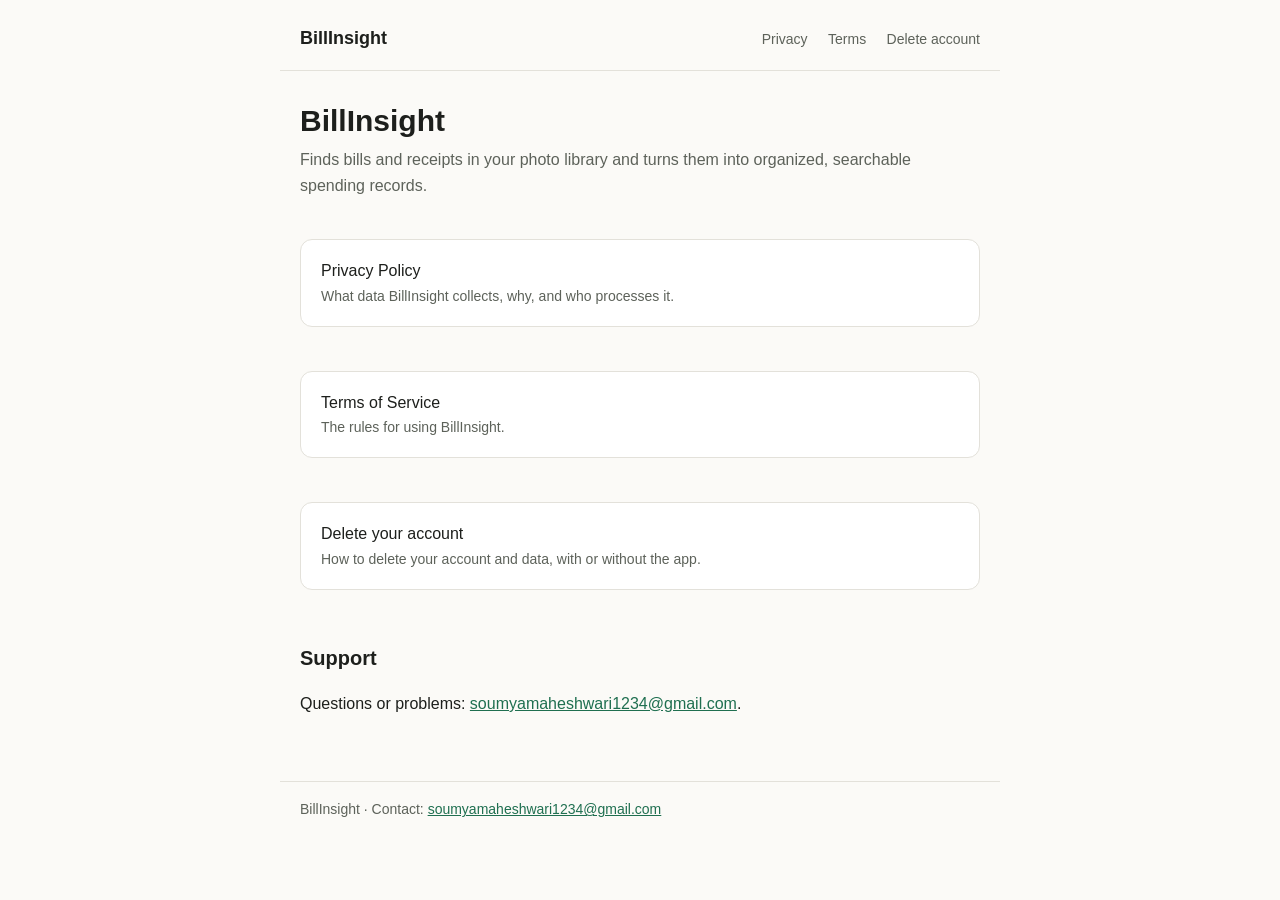
<file: index.html>
<!doctype html>
<html lang="en">
<head>
<meta charset="utf-8">
<meta name="viewport" content="width=device-width, initial-scale=1">
<title>BillInsight</title>
<meta name="description" content="BillInsight finds bills and receipts in your photos and turns them into searchable spending records.">
<link rel="stylesheet" href="./style.css">
</head>
<body>
<header>
  <a class="brand" href="./">BillInsight</a>
  <nav>
    <a href="./privacy/">Privacy</a>
    <a href="./terms/">Terms</a>
    <a href="./delete-account/">Delete account</a>
  </nav>
</header>
<main>
<h1>BillInsight</h1>
<p class="lede">Finds bills and receipts in your photo library and turns them into organized, searchable spending records.</p>
<div class="links">
  <a class="card" href="privacy/">Privacy Policy<span>What data BillInsight collects, why, and who processes it.</span></a>
  <a class="card" href="terms/">Terms of Service<span>The rules for using BillInsight.</span></a>
  <a class="card" href="delete-account/">Delete your account<span>How to delete your account and data, with or without the app.</span></a>
</div>
<h2>Support</h2>
<p>Questions or problems: <a href="mailto:soumyamaheshwari1234@gmail.com">soumyamaheshwari1234@gmail.com</a>.</p>
</main>
<footer>
  BillInsight · Contact: <a href="mailto:soumyamaheshwari1234@gmail.com">soumyamaheshwari1234@gmail.com</a>
</footer>
</body>
</html>
</file>
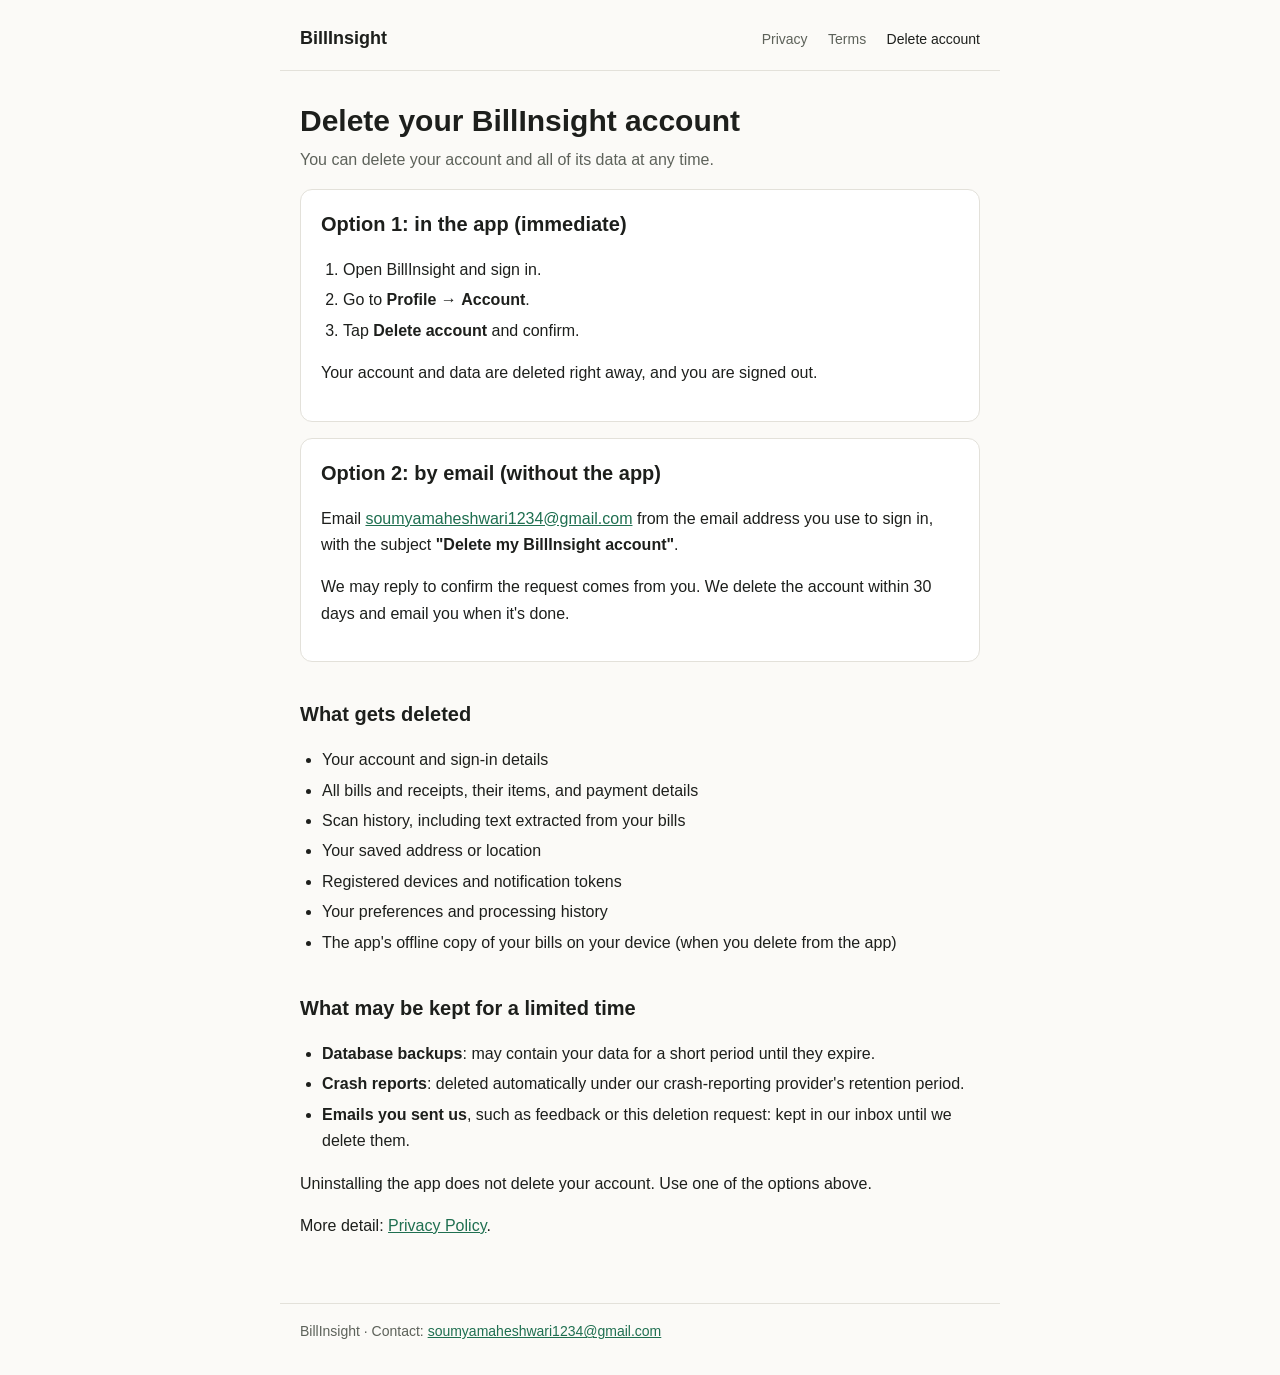
<file: delete-account/index.html>
<!doctype html>
<html lang="en">
<head>
<meta charset="utf-8">
<meta name="viewport" content="width=device-width, initial-scale=1">
<title>Delete Your Account · BillInsight</title>
<meta name="description" content="How to delete your BillInsight account and data, with or without the app.">
<link rel="stylesheet" href="../style.css">
</head>
<body>
<header>
  <a class="brand" href="../">BillInsight</a>
  <nav>
    <a href="../privacy/">Privacy</a>
    <a href="../terms/">Terms</a>
    <a href="../delete-account/" aria-current="page">Delete account</a>
  </nav>
</header>
<main>
<h1>Delete your BillInsight account</h1>
<p class="lede">You can delete your account and all of its data at any time.</p>

<div class="card">
  <h2 style="margin-top:0">Option 1: in the app (immediate)</h2>
  <ol>
    <li>Open BillInsight and sign in.</li>
    <li>Go to <strong>Profile</strong> → <strong>Account</strong>.</li>
    <li>Tap <strong>Delete account</strong> and confirm.</li>
  </ol>
  <p>Your account and data are deleted right away, and you are signed out.</p>
</div>

<div class="card">
  <h2 style="margin-top:0">Option 2: by email (without the app)</h2>
  <p>Email <a href="mailto:soumyamaheshwari1234@gmail.com?subject=Delete%20my%20BillInsight%20account">soumyamaheshwari1234@gmail.com</a> from the email address you use to sign in, with the subject <strong>"Delete my BillInsight account"</strong>.</p>
  <p>We may reply to confirm the request comes from you. We delete the account within 30 days and email you when it's done.</p>
</div>

<h2>What gets deleted</h2>
<ul>
  <li>Your account and sign-in details</li>
  <li>All bills and receipts, their items, and payment details</li>
  <li>Scan history, including text extracted from your bills</li>
  <li>Your saved address or location</li>
  <li>Registered devices and notification tokens</li>
  <li>Your preferences and processing history</li>
  <li>The app's offline copy of your bills on your device (when you delete from the app)</li>
</ul>

<h2>What may be kept for a limited time</h2>
<ul>
  <li><strong>Database backups</strong>: may contain your data for a short period until they expire.</li>
  <li><strong>Crash reports</strong>: deleted automatically under our crash-reporting provider's retention period.</li>
  <li><strong>Emails you sent us</strong>, such as feedback or this deletion request: kept in our inbox until we delete them.</li>
</ul>
<p>Uninstalling the app does not delete your account. Use one of the options above.</p>
<p>More detail: <a href="../privacy/">Privacy Policy</a>.</p>
</main>
<footer>
  BillInsight · Contact: <a href="mailto:soumyamaheshwari1234@gmail.com">soumyamaheshwari1234@gmail.com</a>
</footer>
</body>
</html>
</file>
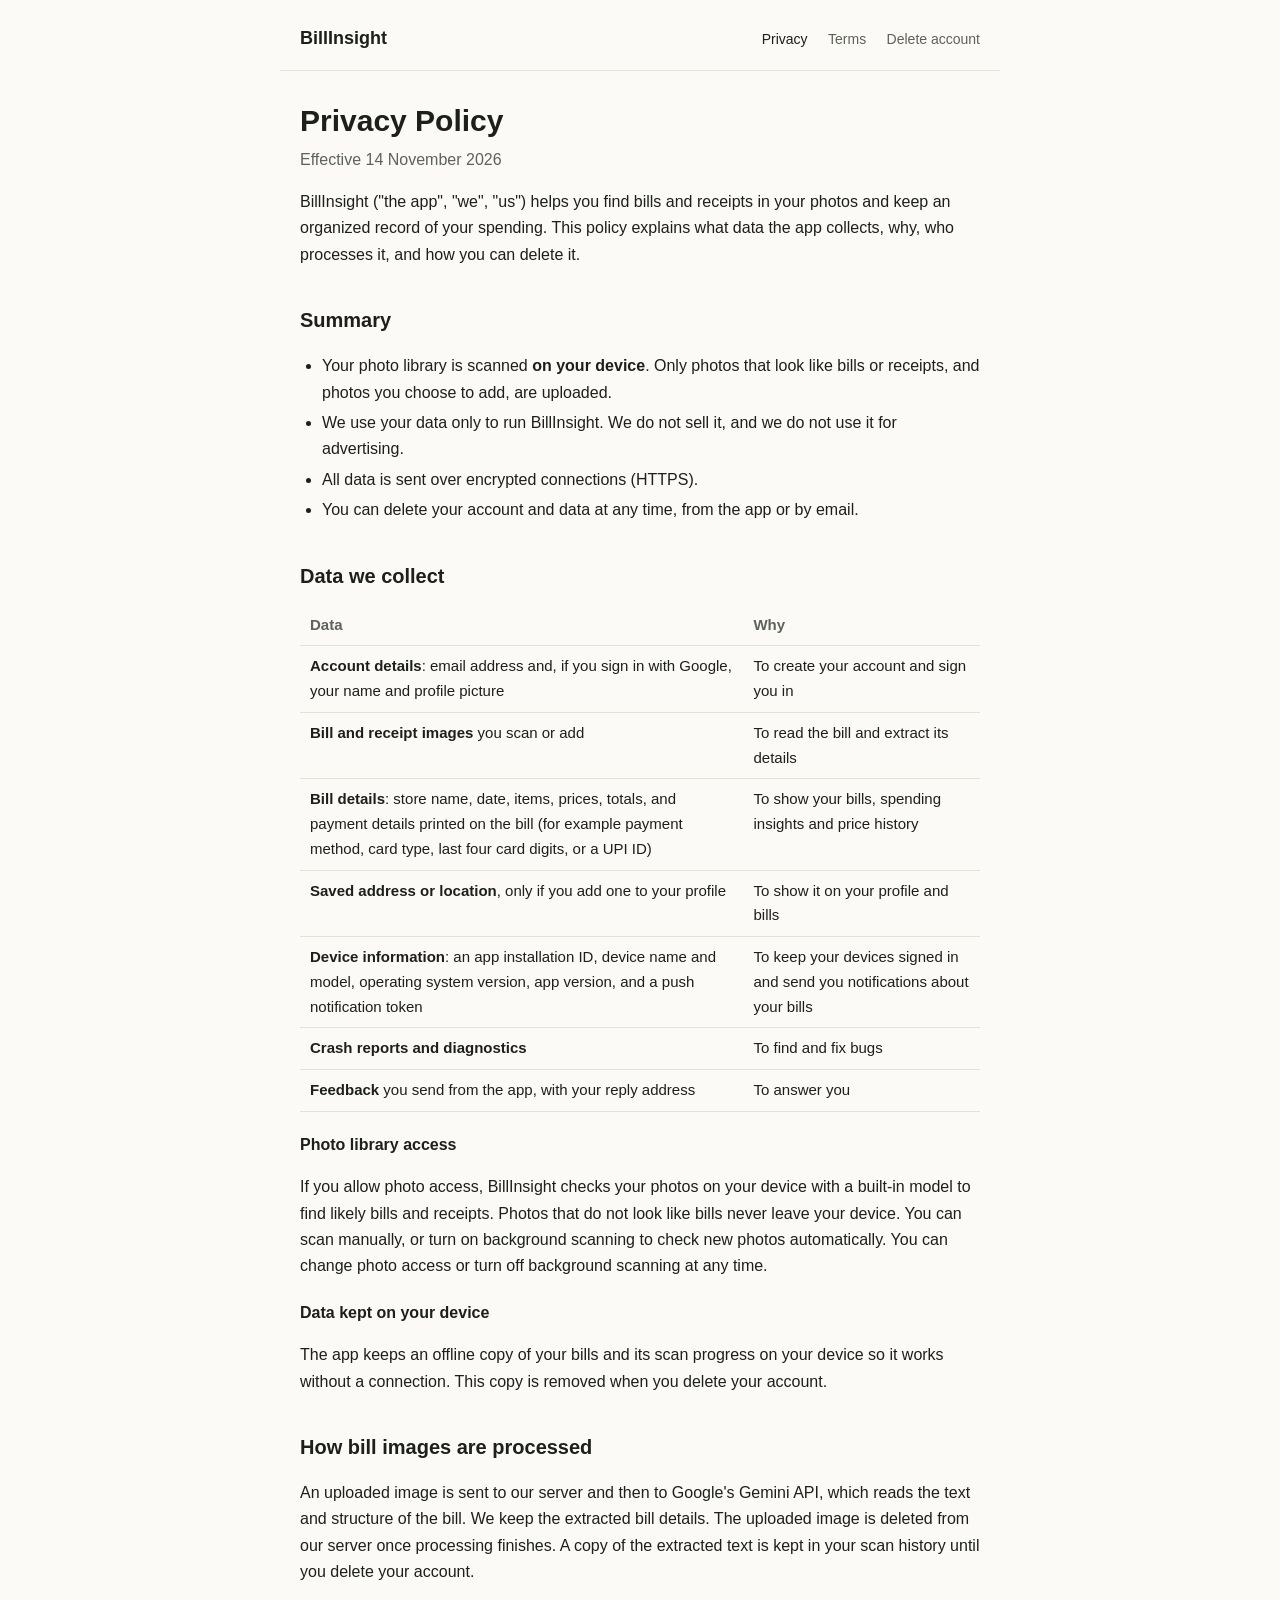
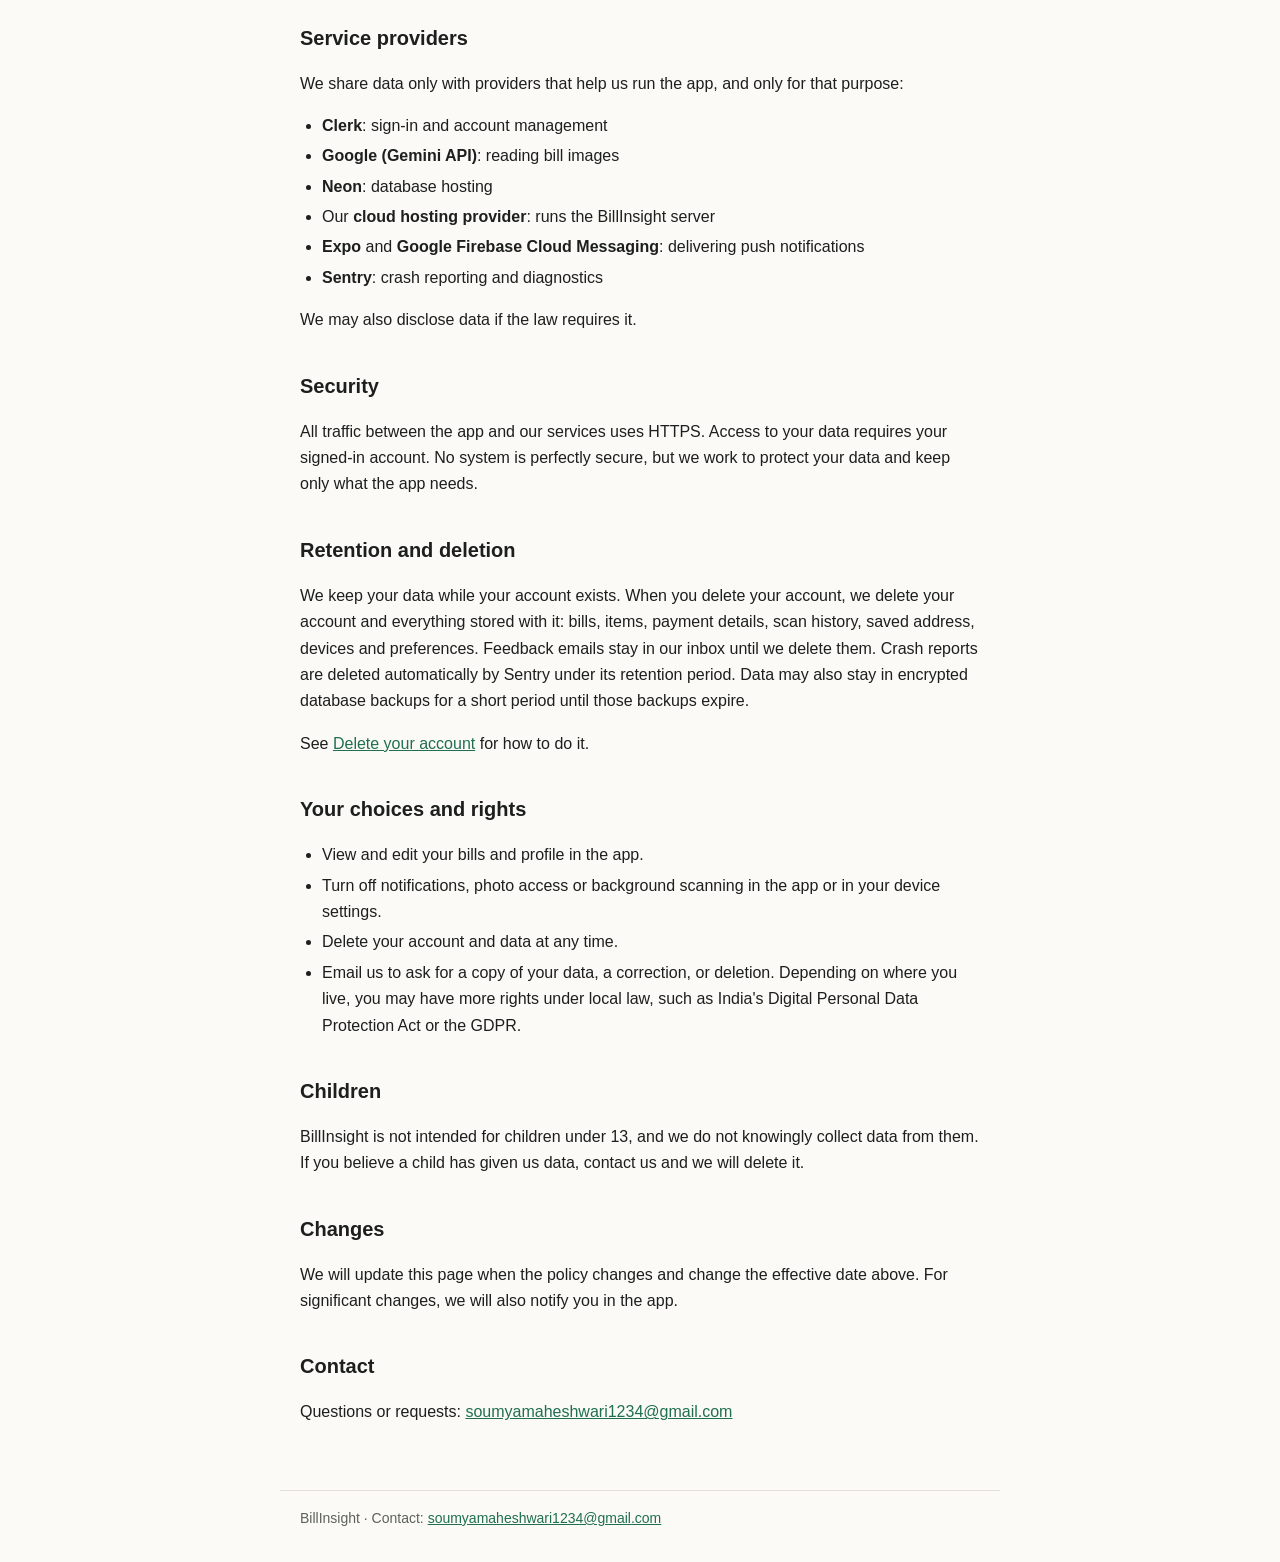
<file: privacy/index.html>
<!doctype html>
<html lang="en">
<head>
<meta charset="utf-8">
<meta name="viewport" content="width=device-width, initial-scale=1">
<title>Privacy Policy · BillInsight</title>
<meta name="description" content="How BillInsight collects, uses, shares and deletes your data.">
<link rel="stylesheet" href="../style.css">
</head>
<body>
<header>
  <a class="brand" href="../">BillInsight</a>
  <nav>
    <a href="../privacy/" aria-current="page">Privacy</a>
    <a href="../terms/">Terms</a>
    <a href="../delete-account/">Delete account</a>
  </nav>
</header>
<main>
<h1>Privacy Policy</h1>
<p class="lede">Effective 14 November 2026</p>

<p>BillInsight ("the app", "we", "us") helps you find bills and receipts in your photos and keep an organized record of your spending. This policy explains what data the app collects, why, who processes it, and how you can delete it.</p>

<h2>Summary</h2>
<ul>
  <li>Your photo library is scanned <strong>on your device</strong>. Only photos that look like bills or receipts, and photos you choose to add, are uploaded.</li>
  <li>We use your data only to run BillInsight. We do not sell it, and we do not use it for advertising.</li>
  <li>All data is sent over encrypted connections (HTTPS).</li>
  <li>You can delete your account and data at any time, from the app or by email.</li>
</ul>

<h2>Data we collect</h2>
<table>
  <thead><tr><th>Data</th><th>Why</th></tr></thead>
  <tbody>
    <tr><td><strong>Account details</strong>: email address and, if you sign in with Google, your name and profile picture</td><td>To create your account and sign you in</td></tr>
    <tr><td><strong>Bill and receipt images</strong> you scan or add</td><td>To read the bill and extract its details</td></tr>
    <tr><td><strong>Bill details</strong>: store name, date, items, prices, totals, and payment details printed on the bill (for example payment method, card type, last four card digits, or a UPI ID)</td><td>To show your bills, spending insights and price history</td></tr>
    <tr><td><strong>Saved address or location</strong>, only if you add one to your profile</td><td>To show it on your profile and bills</td></tr>
    <tr><td><strong>Device information</strong>: an app installation ID, device name and model, operating system version, app version, and a push notification token</td><td>To keep your devices signed in and send you notifications about your bills</td></tr>
    <tr><td><strong>Crash reports and diagnostics</strong></td><td>To find and fix bugs</td></tr>
    <tr><td><strong>Feedback</strong> you send from the app, with your reply address</td><td>To answer you</td></tr>
  </tbody>
</table>

<h3>Photo library access</h3>
<p>If you allow photo access, BillInsight checks your photos on your device with a built-in model to find likely bills and receipts. Photos that do not look like bills never leave your device. You can scan manually, or turn on background scanning to check new photos automatically. You can change photo access or turn off background scanning at any time.</p>

<h3>Data kept on your device</h3>
<p>The app keeps an offline copy of your bills and its scan progress on your device so it works without a connection. This copy is removed when you delete your account.</p>

<h2>How bill images are processed</h2>
<p>An uploaded image is sent to our server and then to Google's Gemini API, which reads the text and structure of the bill. We keep the extracted bill details. The uploaded image is deleted from our server once processing finishes. A copy of the extracted text is kept in your scan history until you delete your account.</p>

<h2>Service providers</h2>
<p>We share data only with providers that help us run the app, and only for that purpose:</p>
<ul>
  <li><strong>Clerk</strong>: sign-in and account management</li>
  <li><strong>Google (Gemini API)</strong>: reading bill images</li>
  <li><strong>Neon</strong>: database hosting</li>
  <li>Our <strong>cloud hosting provider</strong>: runs the BillInsight server</li>
  <li><strong>Expo</strong> and <strong>Google Firebase Cloud Messaging</strong>: delivering push notifications</li>
  <li><strong>Sentry</strong>: crash reporting and diagnostics</li>
</ul>
<p>We may also disclose data if the law requires it.</p>

<h2>Security</h2>
<p>All traffic between the app and our services uses HTTPS. Access to your data requires your signed-in account. No system is perfectly secure, but we work to protect your data and keep only what the app needs.</p>

<h2>Retention and deletion</h2>
<p>We keep your data while your account exists. When you delete your account, we delete your account and everything stored with it: bills, items, payment details, scan history, saved address, devices and preferences. Feedback emails stay in our inbox until we delete them. Crash reports are deleted automatically by Sentry under its retention period. Data may also stay in encrypted database backups for a short period until those backups expire.</p>
<p>See <a href="../delete-account/">Delete your account</a> for how to do it.</p>

<h2>Your choices and rights</h2>
<ul>
  <li>View and edit your bills and profile in the app.</li>
  <li>Turn off notifications, photo access or background scanning in the app or in your device settings.</li>
  <li>Delete your account and data at any time.</li>
  <li>Email us to ask for a copy of your data, a correction, or deletion. Depending on where you live, you may have more rights under local law, such as India's Digital Personal Data Protection Act or the GDPR.</li>
</ul>

<h2>Children</h2>
<p>BillInsight is not intended for children under 13, and we do not knowingly collect data from them. If you believe a child has given us data, contact us and we will delete it.</p>

<h2>Changes</h2>
<p>We will update this page when the policy changes and change the effective date above. For significant changes, we will also notify you in the app.</p>

<h2>Contact</h2>
<p>Questions or requests: <a href="mailto:soumyamaheshwari1234@gmail.com">soumyamaheshwari1234@gmail.com</a></p>
</main>
<footer>
  BillInsight · Contact: <a href="mailto:soumyamaheshwari1234@gmail.com">soumyamaheshwari1234@gmail.com</a>
</footer>
</body>
</html>
</file>
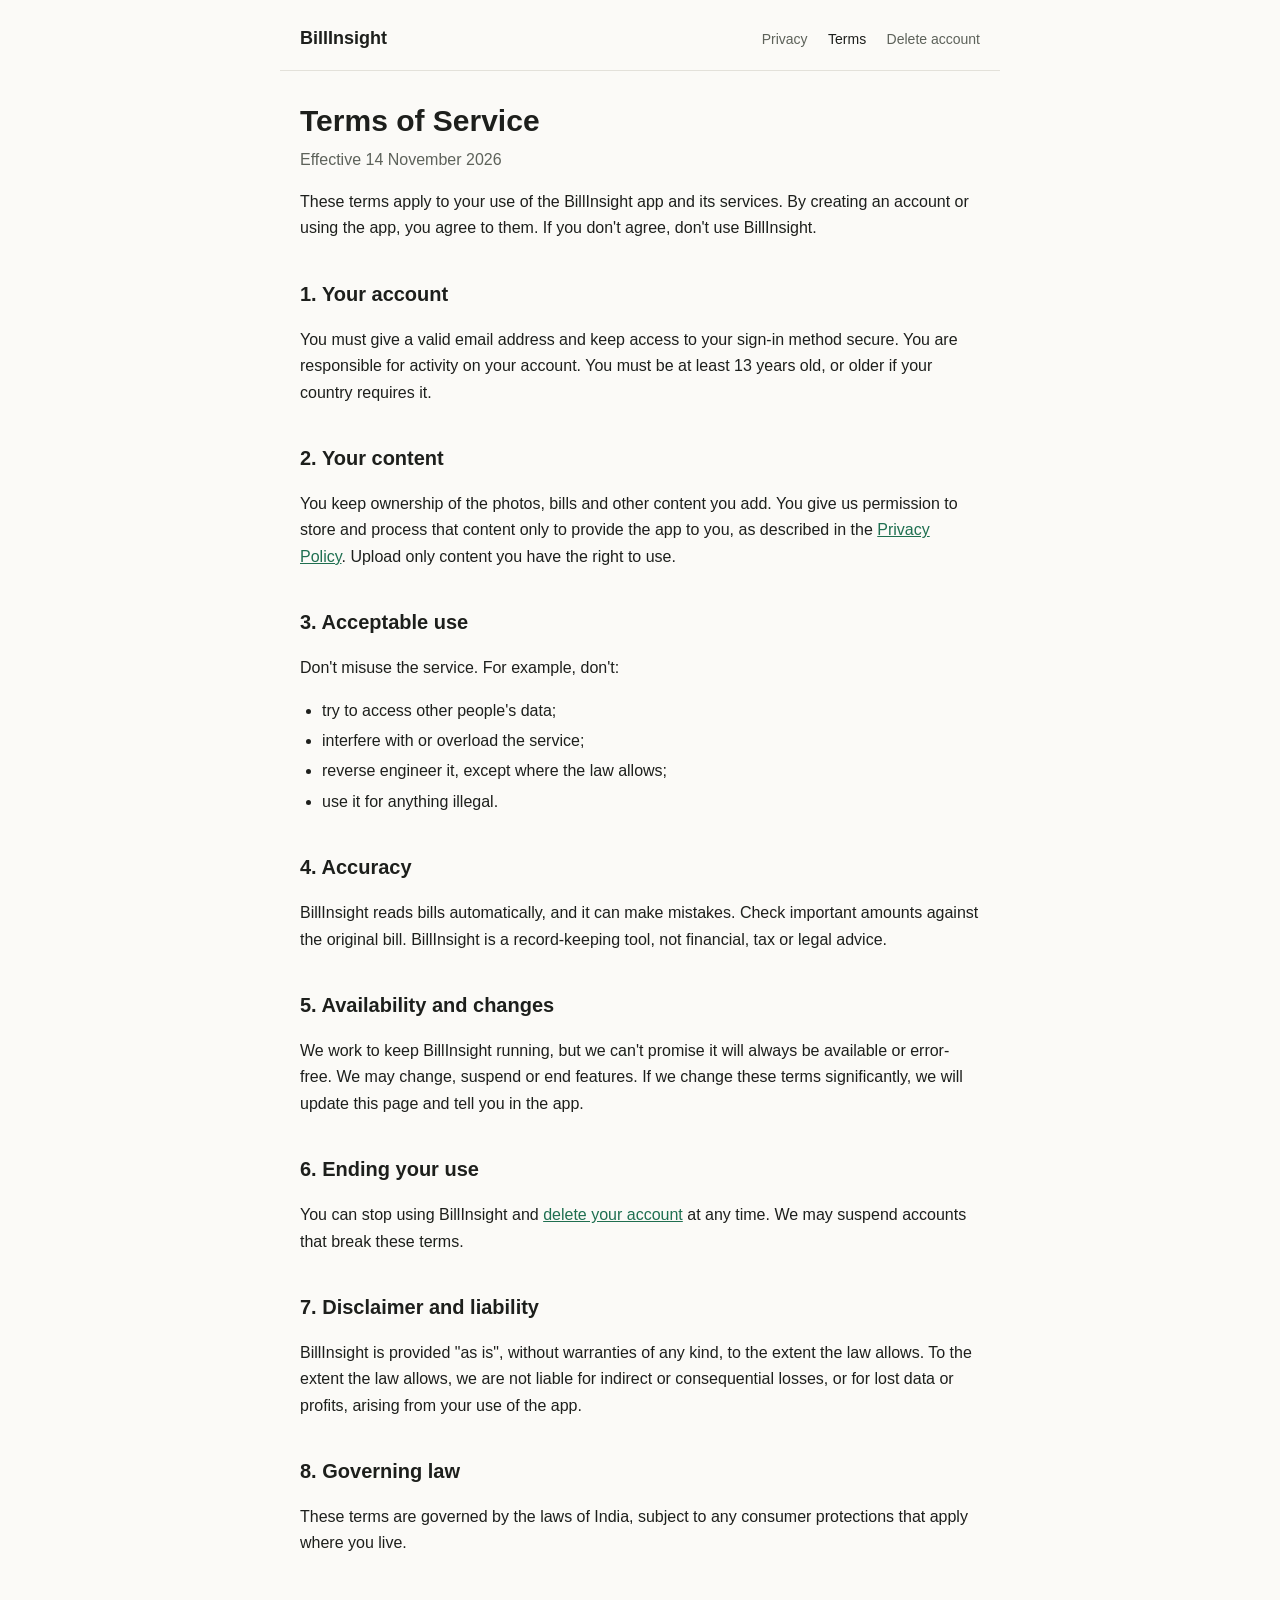
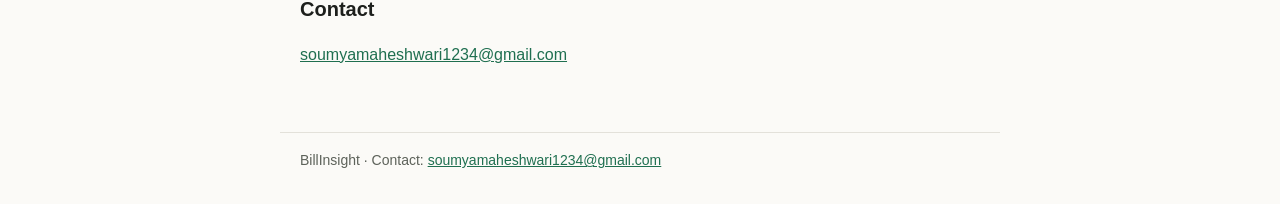
<file: terms/index.html>
<!doctype html>
<html lang="en">
<head>
<meta charset="utf-8">
<meta name="viewport" content="width=device-width, initial-scale=1">
<title>Terms of Service · BillInsight</title>
<meta name="description" content="The terms for using BillInsight.">
<link rel="stylesheet" href="../style.css">
</head>
<body>
<header>
  <a class="brand" href="../">BillInsight</a>
  <nav>
    <a href="../privacy/">Privacy</a>
    <a href="../terms/" aria-current="page">Terms</a>
    <a href="../delete-account/">Delete account</a>
  </nav>
</header>
<main>
<h1>Terms of Service</h1>
<p class="lede">Effective 14 November 2026</p>

<p>These terms apply to your use of the BillInsight app and its services. By creating an account or using the app, you agree to them. If you don't agree, don't use BillInsight.</p>

<h2>1. Your account</h2>
<p>You must give a valid email address and keep access to your sign-in method secure. You are responsible for activity on your account. You must be at least 13 years old, or older if your country requires it.</p>

<h2>2. Your content</h2>
<p>You keep ownership of the photos, bills and other content you add. You give us permission to store and process that content only to provide the app to you, as described in the <a href="../privacy/">Privacy Policy</a>. Upload only content you have the right to use.</p>

<h2>3. Acceptable use</h2>
<p>Don't misuse the service. For example, don't:</p>
<ul>
  <li>try to access other people's data;</li>
  <li>interfere with or overload the service;</li>
  <li>reverse engineer it, except where the law allows;</li>
  <li>use it for anything illegal.</li>
</ul>

<h2>4. Accuracy</h2>
<p>BillInsight reads bills automatically, and it can make mistakes. Check important amounts against the original bill. BillInsight is a record-keeping tool, not financial, tax or legal advice.</p>

<h2>5. Availability and changes</h2>
<p>We work to keep BillInsight running, but we can't promise it will always be available or error-free. We may change, suspend or end features. If we change these terms significantly, we will update this page and tell you in the app.</p>

<h2>6. Ending your use</h2>
<p>You can stop using BillInsight and <a href="../delete-account/">delete your account</a> at any time. We may suspend accounts that break these terms.</p>

<h2>7. Disclaimer and liability</h2>
<p>BillInsight is provided "as is", without warranties of any kind, to the extent the law allows. To the extent the law allows, we are not liable for indirect or consequential losses, or for lost data or profits, arising from your use of the app.</p>

<h2>8. Governing law</h2>
<p>These terms are governed by the laws of India, subject to any consumer protections that apply where you live.</p>

<h2>Contact</h2>
<p><a href="mailto:soumyamaheshwari1234@gmail.com">soumyamaheshwari1234@gmail.com</a></p>
</main>
<footer>
  BillInsight · Contact: <a href="mailto:soumyamaheshwari1234@gmail.com">soumyamaheshwari1234@gmail.com</a>
</footer>
</body>
</html>
</file>
<file: style.css>
:root{--bg:#fbfaf7;--fg:#1d1f1c;--muted:#5d625a;--line:#e3e1da;--accent:#1f6f50;--card:#fff}
@media (prefers-color-scheme:dark){:root{--bg:#141614;--fg:#ecebe6;--muted:#a3a79e;--line:#2c2f2b;--accent:#5fc49a;--card:#1b1e1b}}
*{box-sizing:border-box}
body{margin:0;background:var(--bg);color:var(--fg);font:16px/1.65 -apple-system,BlinkMacSystemFont,"Segoe UI",Roboto,Helvetica,Arial,sans-serif}
header,main,footer{max-width:720px;margin:0 auto;padding:0 20px}
header{display:flex;align-items:center;justify-content:space-between;gap:16px;flex-wrap:wrap;padding-top:24px;padding-bottom:16px;border-bottom:1px solid var(--line)}
.brand{font-weight:700;font-size:18px;color:var(--fg);text-decoration:none}
nav a{color:var(--muted);text-decoration:none;margin-left:16px;font-size:14px}
nav a:first-child{margin-left:0}
nav a:hover,nav a[aria-current]{color:var(--fg)}
main{padding-top:32px;padding-bottom:48px}
h1{font-size:30px;line-height:1.2;margin:0 0 8px}
h2{font-size:20px;margin:36px 0 8px}
h3{font-size:16px;margin:20px 0 4px}
.lede{color:var(--muted);margin-top:0}
a{color:var(--accent)}
ul,ol{padding-left:22px}
li{margin:4px 0}
.card{background:var(--card);border:1px solid var(--line);border-radius:12px;padding:18px 20px;margin:16px 0}
.links{display:grid;gap:12px;margin-top:24px}
.links a{display:block;text-decoration:none;color:var(--fg)}
.links a span{display:block;color:var(--muted);font-size:14px}
table{width:100%;border-collapse:collapse;font-size:15px;margin:12px 0}
th,td{text-align:left;vertical-align:top;padding:8px 10px;border-bottom:1px solid var(--line)}
th{color:var(--muted);font-weight:600}
footer{color:var(--muted);font-size:14px;padding-bottom:32px;border-top:1px solid var(--line);padding-top:16px}
</file>
